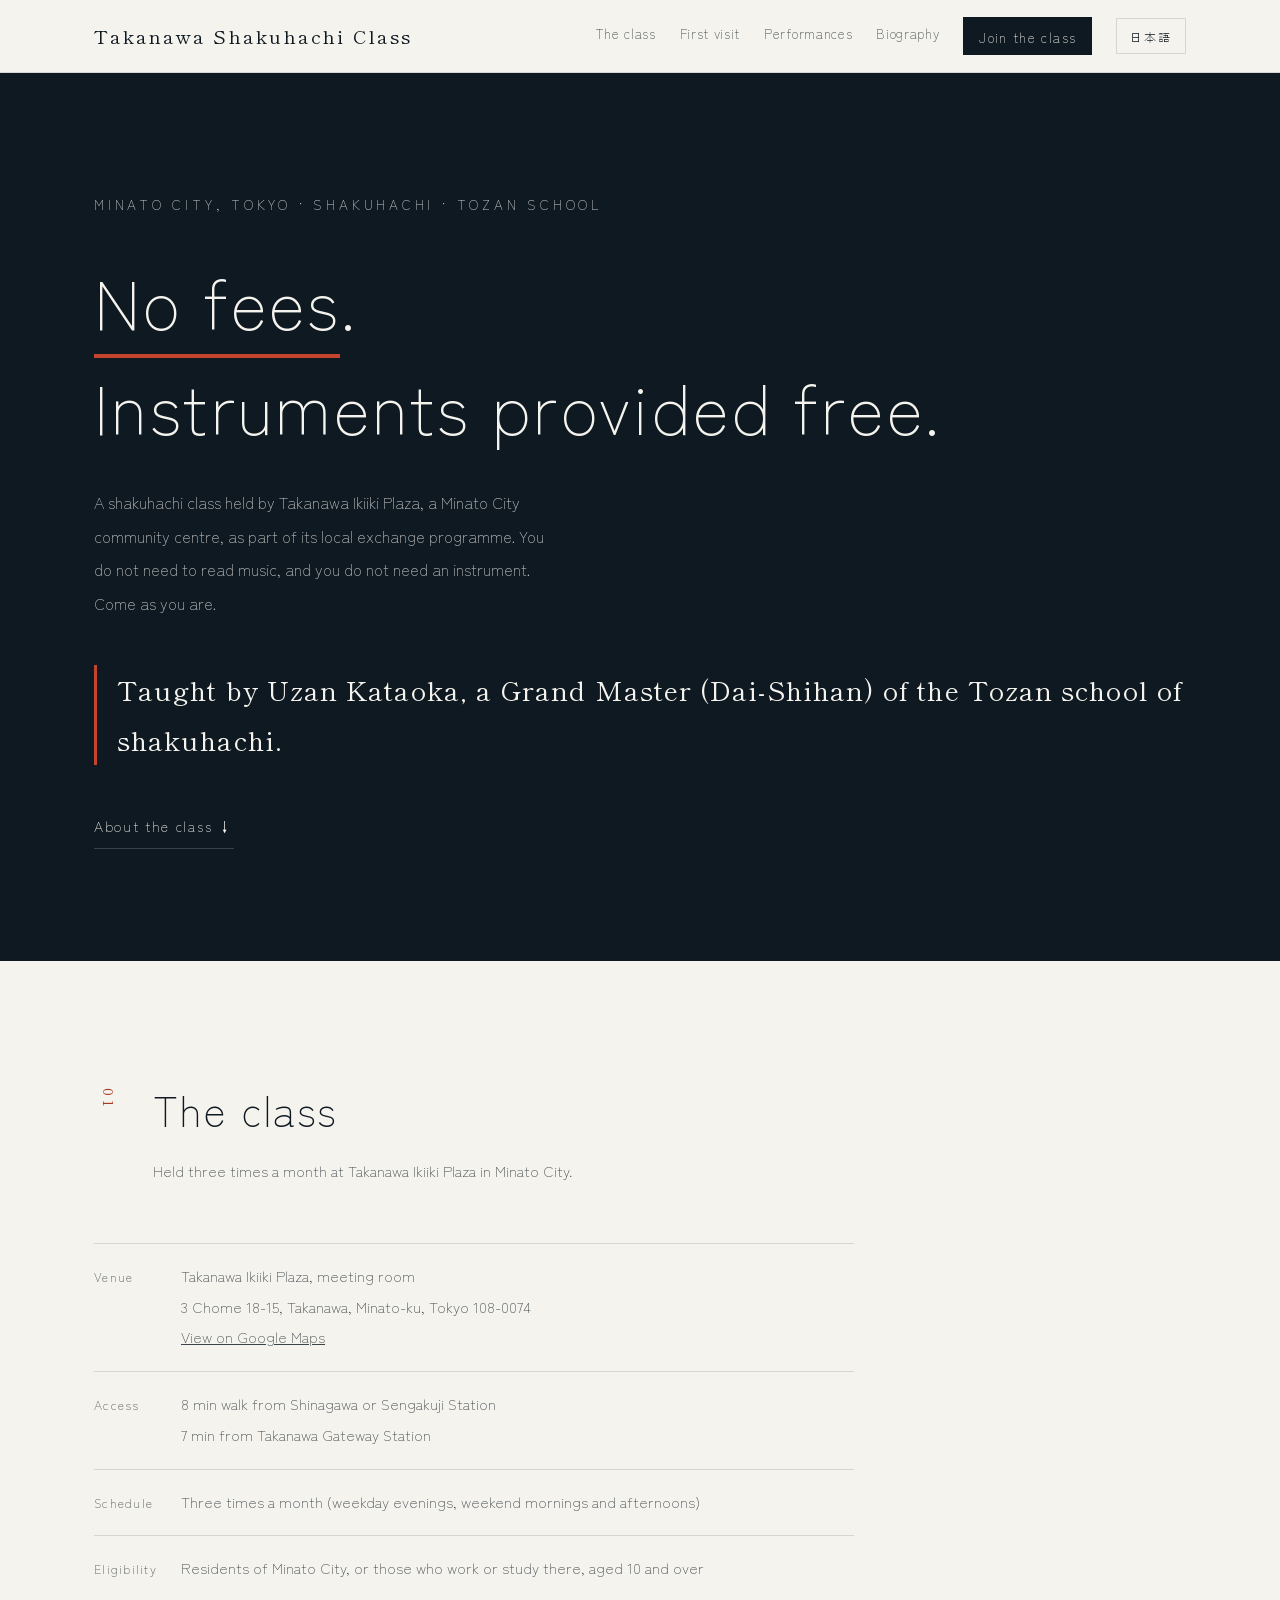
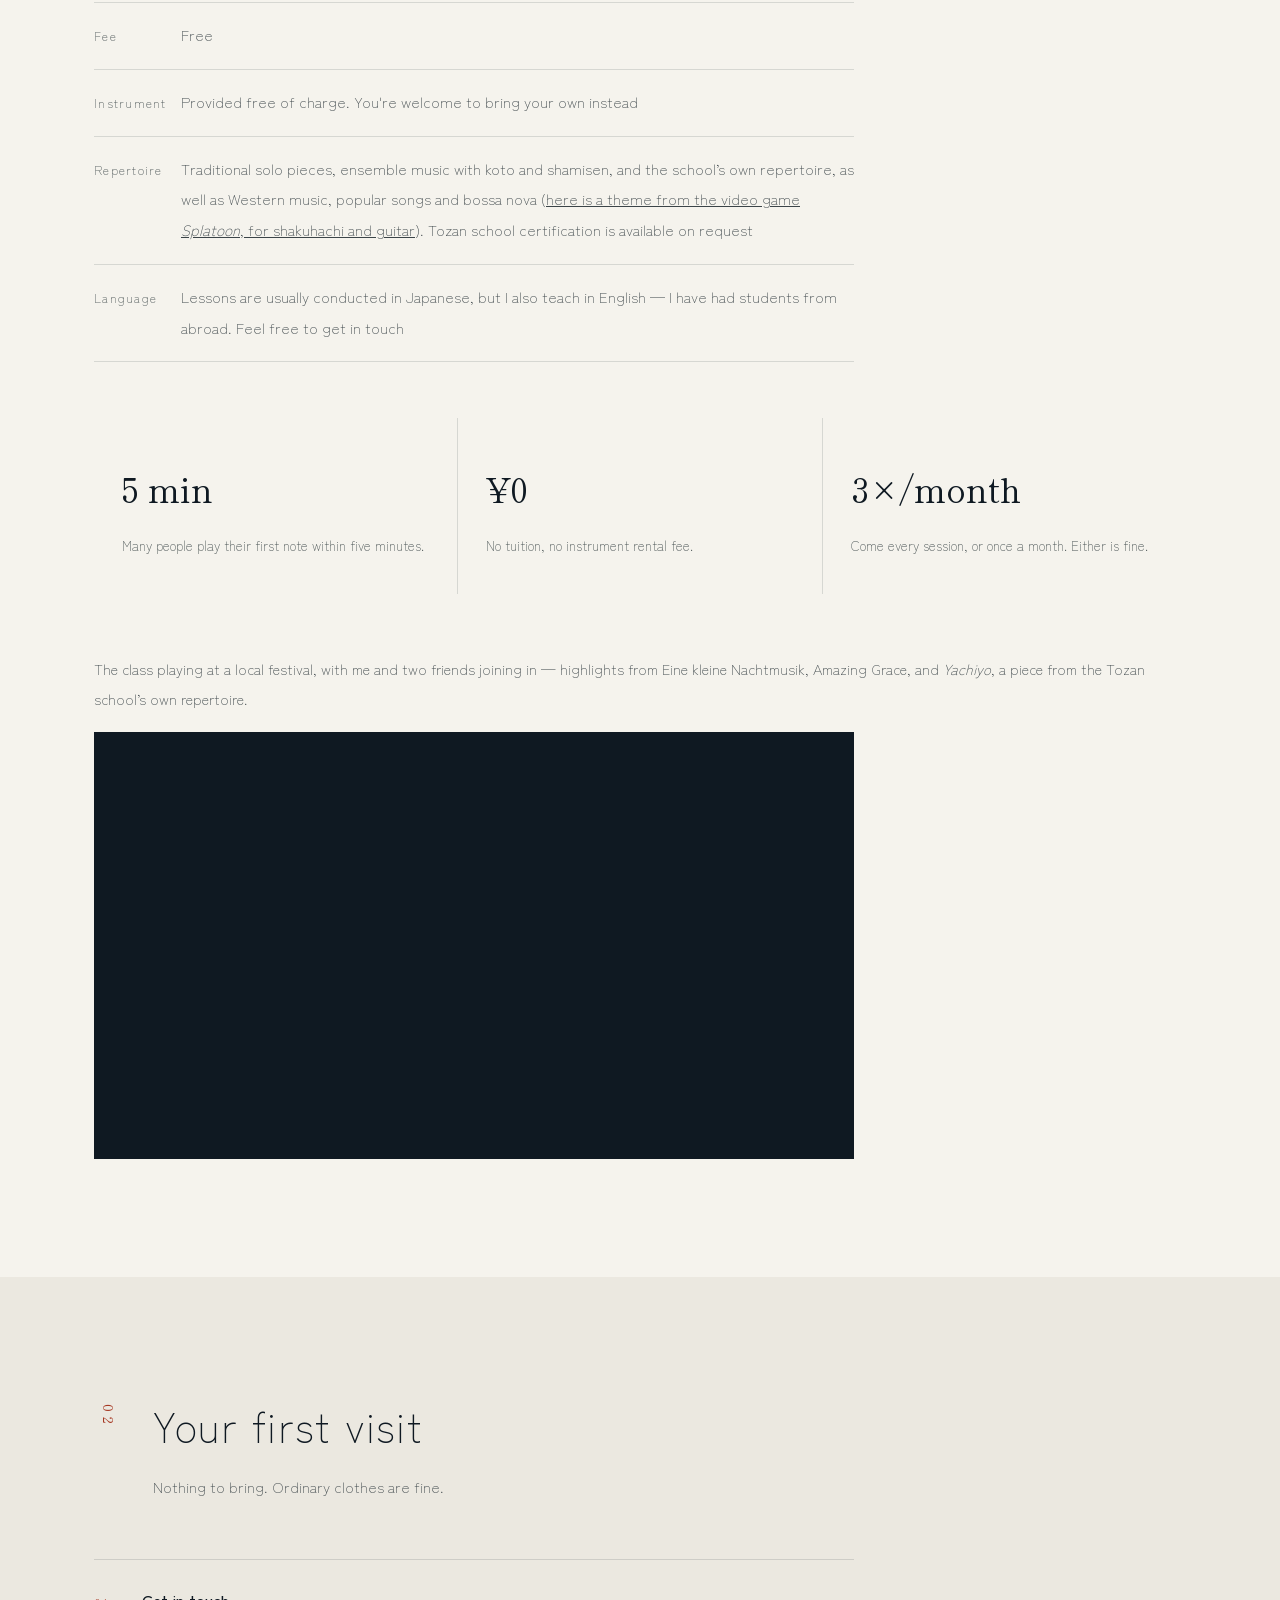
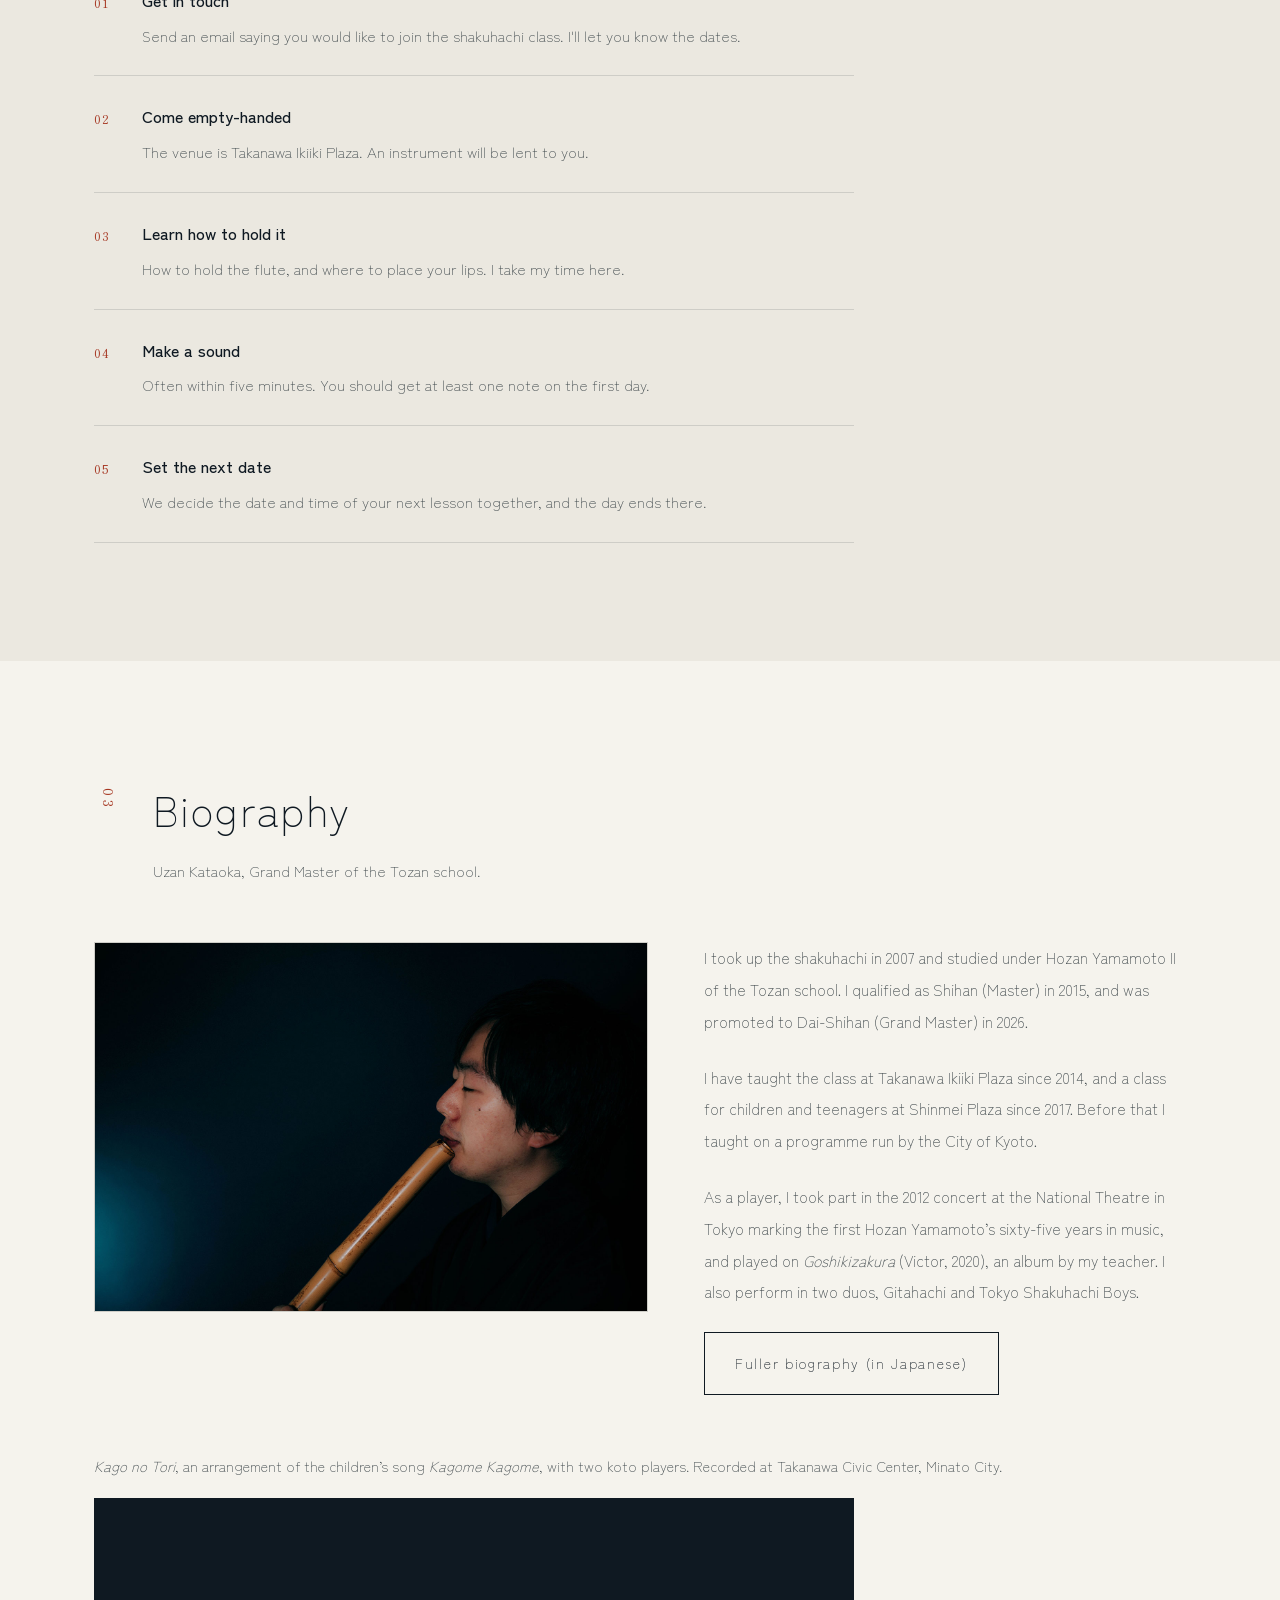
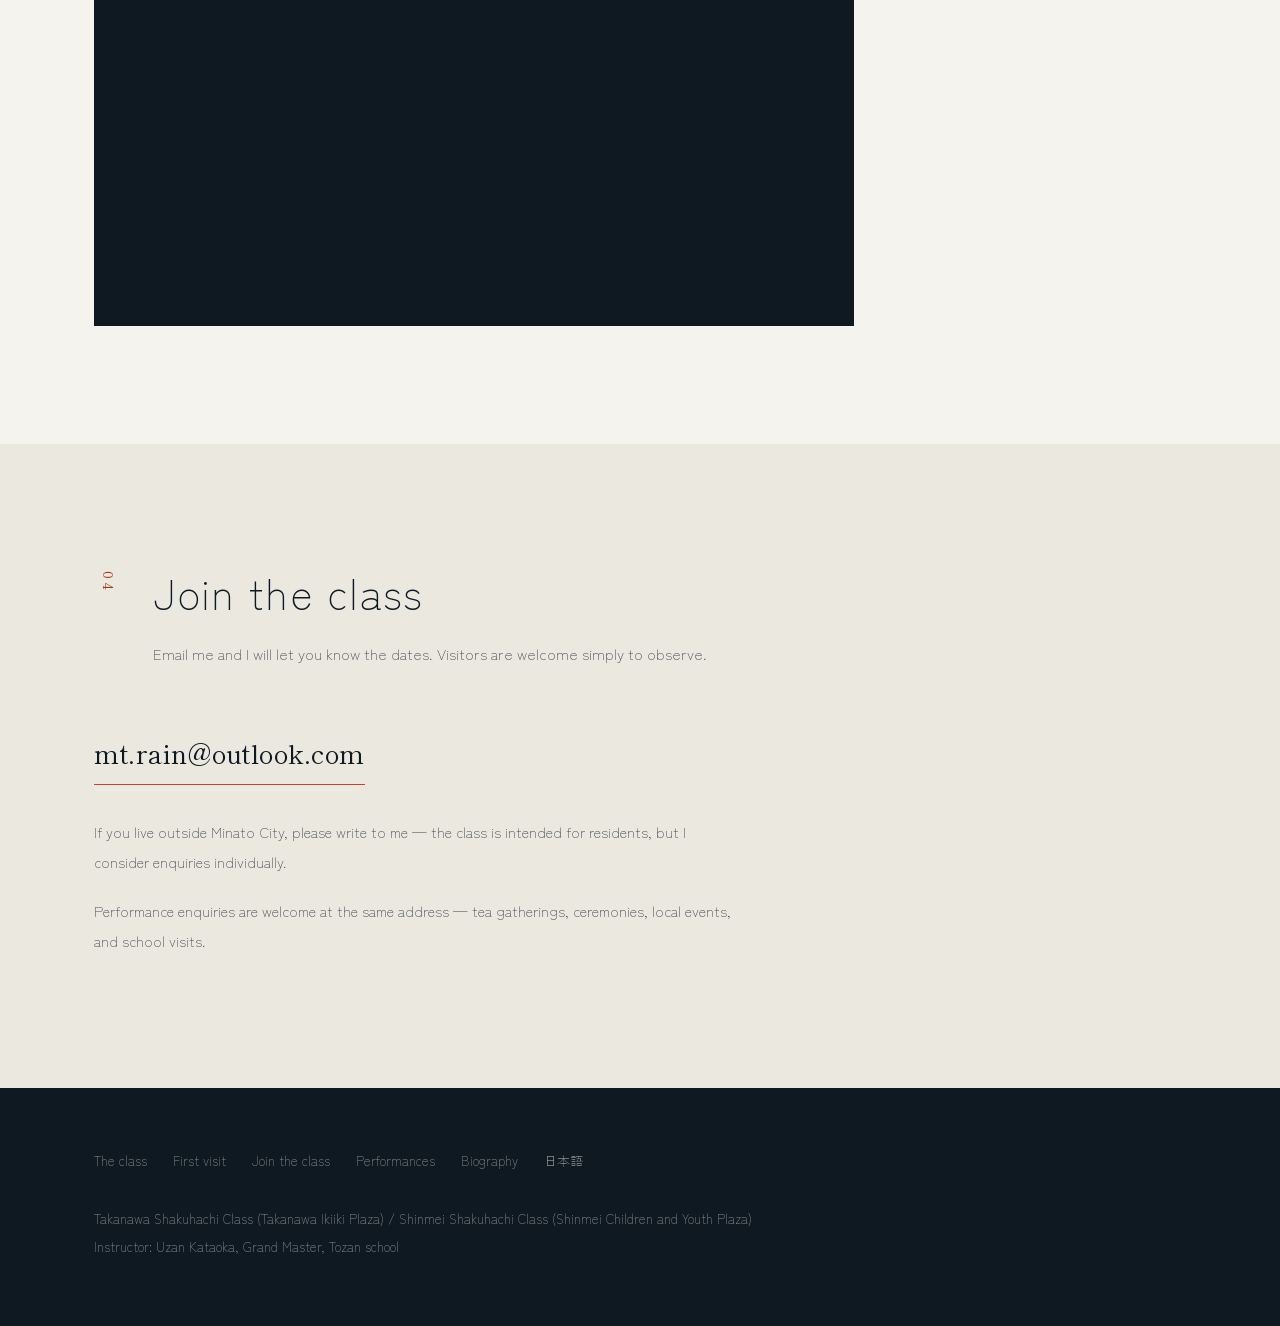
<file: en.html>
<!DOCTYPE html>
<html lang="en">
<head>
<meta charset="utf-8">
<meta name="viewport" content="width=device-width, initial-scale=1">
<title>Takanawa Shakuhachi Class｜Minato City, Tokyo</title>
<meta name="description" content="A shakuhachi class in Minato City, Tokyo. No fees, instruments provided free of charge, beginners welcome. Taught by Uzan Kataoka, Grand Master of the Tozan school.">
<meta name="theme-color" content="#0F1922">
<meta property="og:site_name" content="Takanawa Shakuhachi Class">
<meta property="og:locale" content="en_US">
<meta property="og:locale:alternate" content="ja_JP">
<meta property="og:type" content="website">
<meta property="og:title" content="Takanawa Shakuhachi Class｜Minato City, Tokyo">
<meta property="og:description" content="No fees, instruments provided free of charge, beginners welcome. Taught by Uzan Kataoka, Grand Master of the Tozan school.">
<meta property="og:url" content="https://uzan498.github.io/takanawa-shakuhachi/en.html">
<meta property="og:image" content="https://uzan498.github.io/takanawa-shakuhachi/images/ogp.jpg">
<meta property="og:image:width" content="1200">
<meta property="og:image:height" content="630">
<meta property="og:image:alt" content="Uzan Kataoka playing the shakuhachi">
<meta name="twitter:card" content="summary_large_image">
<link rel="alternate" hreflang="ja" href="https://uzan498.github.io/takanawa-shakuhachi/index.html">
<link rel="alternate" hreflang="en" href="https://uzan498.github.io/takanawa-shakuhachi/en.html">
<link rel="alternate" hreflang="x-default" href="https://uzan498.github.io/takanawa-shakuhachi/index.html">
<link rel="preconnect" href="https://fonts.googleapis.com">
<link rel="preconnect" href="https://fonts.gstatic.com" crossorigin>
<link href="https://fonts.googleapis.com/css2?family=Zen+Kaku+Gothic+New:wght@300;400;500&family=Shippori+Mincho+B1:wght@400;600&display=swap" rel="stylesheet">
<link rel="stylesheet" href="assets/css/style.css">
</head>
<body>

<header>
  <div class="wrap bar">
    <a class="logo" href="en.html">Takanawa Shakuhachi Class</a>
    <div class="hnav">
      <a href="#about">The class</a>
      <a href="#first">First visit</a>
      <a href="performances.html">Performances</a>
      <a href="#biography">Biography</a>
      <a class="cta" href="#contact">Join the class</a>
      <a class="en" href="index.html">日本語</a>
    </div>
    <button type="button" class="hbg" id="hbg" aria-expanded="false" aria-controls="menu" aria-label="Open menu" data-label-open="Open menu" data-label-close="Close menu">
      <i></i><i></i><i></i>
    </button>
  </div>
</header>

<div class="menu" id="menu" aria-hidden="true">
  <div class="wrap">
    <a href="#about">The class</a>
    <a href="#first">First visit</a>
    <a href="#contact">Join the class</a>
    <a href="performances.html">Performances</a>
    <a href="#biography">Biography</a>
  </div>
</div>

<div class="hero" id="top">
  <div class="wrap">
    <p class="eyebrow">MINATO CITY, TOKYO · SHAKUHACHI · TOZAN SCHOOL</p>
    <h1><u>No fees</u>.<br>Instruments provided free.</h1>
    <p class="lede">A shakuhachi class held by Takanawa Ikiiki Plaza, a Minato City community centre, as part of its local exchange programme. You do not need to read music, and you do not need an instrument. Come as you are.</p>
    <p class="reassure">Taught by Uzan Kataoka, a Grand Master (Dai-Shihan) of the Tozan school of shakuhachi.</p>
    <a class="jump" href="#about">About the class ↓</a>
  </div>
</div>

<section id="about">
  <div class="wrap">
    <div class="head">
      <span class="num">01</span>
      <div>
        <h2>The class</h2>
        <p>Held three times a month at Takanawa Ikiiki Plaza in Minato City.</p>
      </div>
    </div>
    <dl class="spec" style="max-width:760px">
      <dt>Venue</dt><dd>Takanawa Ikiiki Plaza, meeting room<br>3 Chome 18-15, Takanawa, Minato-ku, Tokyo 108-0074<br><a href="https://maps.app.goo.gl/hDRrTh7aGPXoZibe8" target="_blank">View on Google Maps</a></dd>
      <dt>Access</dt><dd>8 min walk from Shinagawa or Sengakuji Station<br>7 min from Takanawa Gateway Station</dd>
      <dt>Schedule</dt><dd>Three times a month (weekday evenings, weekend mornings and afternoons)</dd>
      <dt>Eligibility</dt><dd>Residents of Minato City, or those who work or study there, aged 10 and over</dd>
      <dt>Fee</dt><dd class="free">Free</dd>
      <dt>Instrument</dt><dd>Provided free of charge. You're welcome to bring your own instead</dd>
      <dt>Repertoire</dt><dd>Traditional solo pieces, ensemble music with koto and shamisen, and the school&rsquo;s own repertoire, as well as Western music, popular songs and bossa nova (<a href="https://www.youtube.com/watch?v=0GLg_X5nP6Q" target="_blank" rel="noopener">here is a theme from the video game <em>Splatoon</em>, for shakuhachi and guitar</a>). Tozan school certification is available on request</dd>
      <dt>Language</dt><dd>Lessons are usually conducted in Japanese, but I also teach in English — I have had students from abroad. Feel free to get in touch</dd>
    </dl>
    <div class="facts" style="margin-top:56px">
      <div><b>5 min</b><p>Many people play their first note within five minutes.</p></div>
      <div><b>¥0</b><p>No tuition, no instrument rental fee.</p></div>
      <div><b>3&times;/month</b><p>Come every session, or once a month. Either is fine.</p></div>
    </div>
    <p style="margin:56px 0 0;font-size:14.5px;color:var(--body)">The class playing at a local festival, with me and two friends joining in &mdash; highlights from Eine kleine Nachtmusik, Amazing Grace, and <em>Yachiyo</em>, a piece from the Tozan school&rsquo;s own repertoire.</p>
    <div class="pvideo" style="margin-top:18px;max-width:760px">
      <iframe src="https://www.youtube-nocookie.com/embed/HRMcYrFYMrE" title="The class playing at a local festival" allow="accelerometer; autoplay; clipboard-write; encrypted-media; gyroscope; picture-in-picture; web-share" allowfullscreen></iframe>
    </div>
  </div>
</section>

<section id="first" style="background:var(--paper-2)">
  <div class="wrap">
    <div class="head">
      <span class="num">02</span>
      <div>
        <h2>Your first visit</h2>
        <p>Nothing to bring. Ordinary clothes are fine.</p>
      </div>
    </div>
    <ol class="steps" style="max-width:760px">
      <li><em>01</em><div><b>Get in touch</b>Send an email saying you would like to join the shakuhachi class. I'll let you know the dates.</div></li>
      <li><em>02</em><div><b>Come empty-handed</b>The venue is Takanawa Ikiiki Plaza. An instrument will be lent to you.</div></li>
      <li><em>03</em><div><b>Learn how to hold it</b>How to hold the flute, and where to place your lips. I take my time here.</div></li>
      <li><em>04</em><div><b>Make a sound</b>Often within five minutes. You should get at least one note on the first day.</div></li>
      <li><em>05</em><div><b>Set the next date</b>We decide the date and time of your next lesson together, and the day ends there.</div></li>
    </ol>
  </div>
</section>

<section id="biography">
  <div class="wrap">
    <div class="head">
      <span class="num">03</span>
      <div>
        <h2>Biography</h2>
        <p>Uzan Kataoka, Grand Master of the Tozan school.</p>
      </div>
    </div>
    <div class="ptop" style="margin-bottom:0">
      <div class="ph" style="aspect-ratio:3/2"><img src="images/prof.jpg" alt="Uzan Kataoka" loading="lazy"></div>
      <div class="bio">
        <p>I took up the shakuhachi in 2007 and studied under Hozan Yamamoto II of the Tozan school. I qualified as Shihan (Master) in 2015, and was promoted to Dai-Shihan (Grand Master) in 2026.</p>
        <p>I have taught the class at Takanawa Ikiiki Plaza since 2014, and a class for children and teenagers at Shinmei Plaza since 2017. Before that I taught on a programme run by the City of Kyoto.</p>
        <p>As a player, I took part in the 2012 concert at the National Theatre in Tokyo marking the first Hozan Yamamoto&rsquo;s sixty-five years in music, and played on <em>Goshikizakura</em> (Victor, 2020), an album by my teacher. I also perform in two duos, Gitahachi and Tokyo Shakuhachi Boys.</p>
        <p style="margin-bottom:0"><a class="btn dark" href="profile.html">Fuller biography (in Japanese)</a></p>
      </div>
    </div>
    <p style="margin:56px 0 0;font-size:14.5px;color:var(--body)"><em>Kago no Tori</em>, an arrangement of the children&rsquo;s song <em>Kagome Kagome</em>, with two koto players. Recorded at Takanawa Civic Center, Minato City.</p>
    <div class="pvideo" style="margin-top:18px;max-width:760px">
      <iframe src="https://www.youtube-nocookie.com/embed/7PaNm6GtX88" title="Uzan Kataoka playing the shakuhachi" allow="accelerometer; autoplay; clipboard-write; encrypted-media; gyroscope; picture-in-picture; web-share" allowfullscreen></iframe>
    </div>
  </div>
</section>

<section id="contact" style="background:var(--paper-2)">
  <div class="wrap">
    <div class="head">
      <span class="num">04</span>
      <div>
        <h2>Join the class</h2>
        <p>Email me and I will let you know the dates. Visitors are welcome simply to observe.</p>
      </div>
    </div>
    <p><a class="mail" style="font-size:26px" href="mailto:mt.rain@outlook.com?subject=Shakuhachi%20class%20enquiry">mt.rain@outlook.com</a></p>
    <p style="margin-top:32px;font-size:14.5px;color:var(--body);max-width:44em">If you live outside Minato City, please write to me — the class is intended for residents, but I consider enquiries individually.</p>
    <p style="margin-top:20px;font-size:14.5px;color:var(--body);max-width:44em">Performance enquiries are welcome at the same address &mdash; tea gatherings, ceremonies, local events, and school visits.</p>
  </div>
</section>

<footer>
  <div class="wrap">
    <div class="fnav">
      <a href="#about">The class</a>
      <a href="#first">First visit</a>
      <a href="#contact">Join the class</a>
      <a href="performances.html">Performances</a>
      <a href="#biography">Biography</a>
      <a href="index.html">日本語</a>
    </div>
    <p>Takanawa Shakuhachi Class (Takanawa Ikiiki Plaza) / Shinmei Shakuhachi Class (Shinmei Children and Youth Plaza)<br>Instructor: Uzan Kataoka, Grand Master, Tozan school</p>
  </div>
</footer>

<script src="assets/js/site.js"></script>
</body>
</html>
</file>
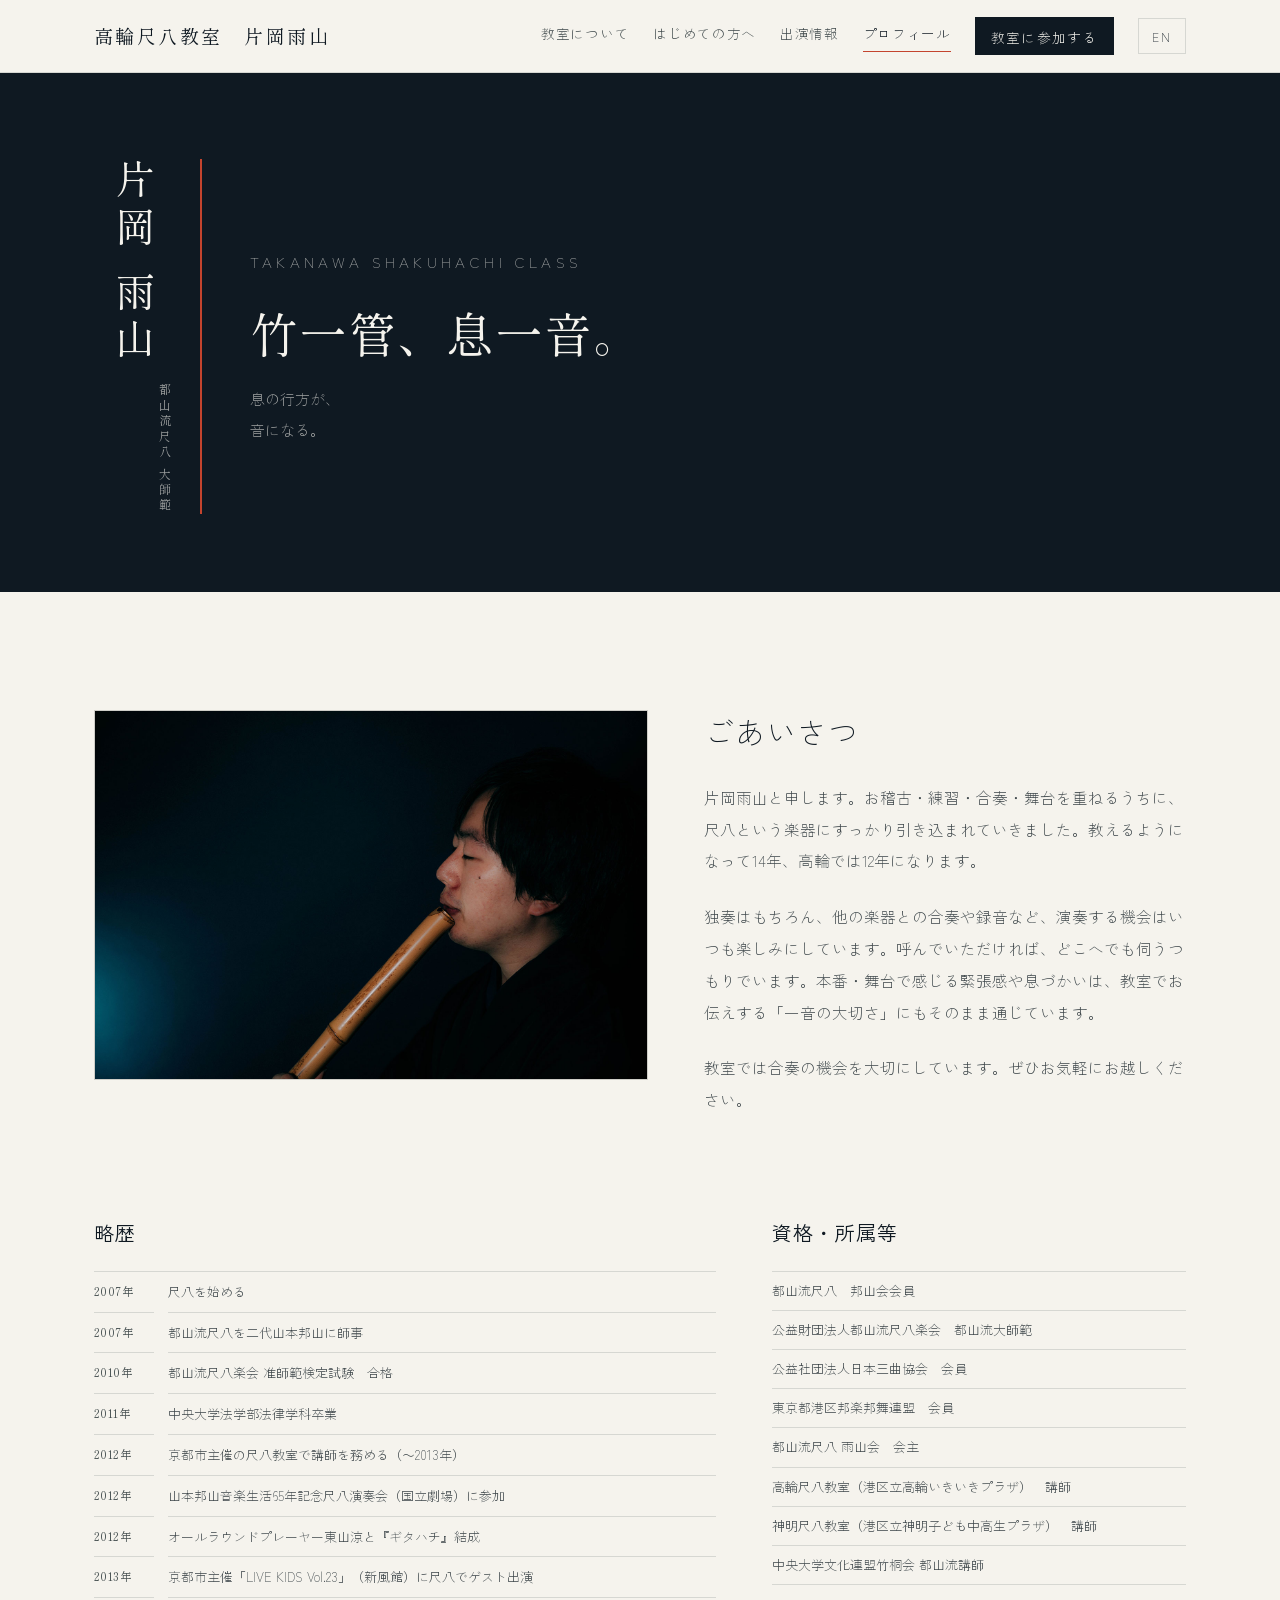
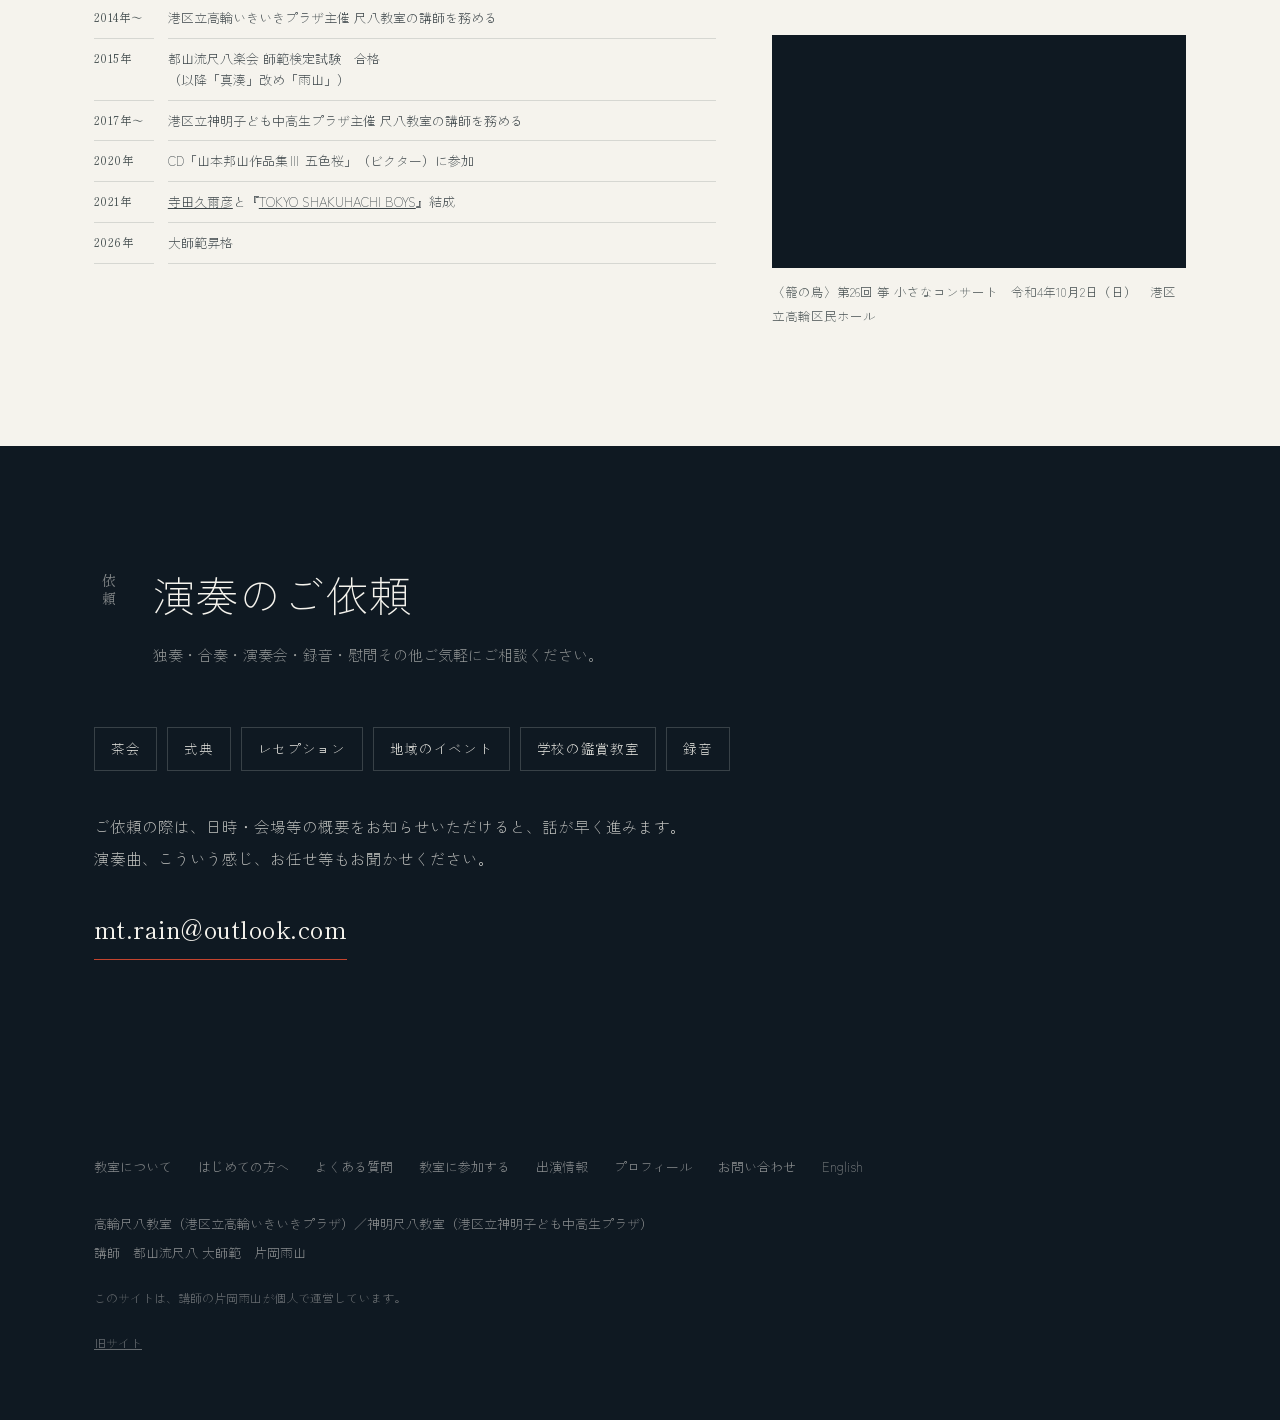
<file: profile.html>
<!DOCTYPE html>
<html lang="ja">
<head>
<meta charset="utf-8">
<meta name="viewport" content="width=device-width, initial-scale=1">
<title>講師・演奏依頼｜片岡雨山（都山流尺八 大師範）</title>
<meta name="description" content="都山流尺八 大師範 片岡雨山のプロフィール。茶会、式典、地域のイベント、学校の鑑賞教室などの演奏のご依頼を承ります。">
<meta name="theme-color" content="#0F1922">
<meta property="og:site_name" content="高輪尺八教室">
<meta property="og:locale" content="ja_JP">
<meta property="og:locale:alternate" content="en_US">
<meta property="og:type" content="website">
<meta property="og:title" content="講師・演奏依頼｜片岡雨山（都山流尺八 大師範）">
<meta property="og:description" content="茶会、式典、地域のイベント、学校の鑑賞教室などの演奏のご依頼を承ります。">
<meta property="og:url" content="https://uzan498.github.io/takanawa-shakuhachi/profile.html">
<meta property="og:image" content="https://uzan498.github.io/takanawa-shakuhachi/images/ogp.jpg">
<meta property="og:image:width" content="1200">
<meta property="og:image:height" content="630">
<meta property="og:image:alt" content="尺八を吹く片岡雨山">
<meta name="twitter:card" content="summary_large_image">
<link rel="preconnect" href="https://fonts.googleapis.com">
<link rel="preconnect" href="https://fonts.gstatic.com" crossorigin>
<link href="https://fonts.googleapis.com/css2?family=Zen+Kaku+Gothic+New:wght@300;400;500&family=Shippori+Mincho+B1:wght@400;600&display=swap" rel="stylesheet">
<link rel="stylesheet" href="assets/css/style.css">
</head>
<body>

<header>
  <div class="wrap bar">
    <a class="logo" href="index.html">高輪尺八教室　片岡雨山</a>
    <div class="hnav">
      <a href="index.html#class">教室について</a>
      <a href="index.html#first">はじめての方へ</a>
      <a href="performances.html">出演情報</a>
      <a href="profile.html" aria-current="page">プロフィール</a>
      <a class="cta" href="index.html#apply">教室に参加する</a>
      <a class="en" href="en.html">EN</a>
    </div>
    <button type="button" class="hbg" id="hbg" aria-expanded="false" aria-controls="menu" aria-label="メニューを開く">
      <i></i><i></i><i></i>
    </button>
  </div>
</header>

<div class="menu" id="menu" aria-hidden="true">
  <div class="wrap">
    <a href="index.html#class">教室について</a>
    <a href="index.html#first">はじめての方へ</a>
    <a href="index.html#qa">よくある質問</a>
    <a href="index.html#apply">教室に参加する</a>
    <a href="performances.html">出演情報</a>
    <a href="profile.html">プロフィール</a>
    <a href="index.html#contact">お問い合わせ</a>
  </div>
</div>

<div class="phead">
  <div class="wrap" style="display:flex;align-items:center;gap:48px;flex-wrap:wrap">
    <div class="vname"><b>片岡 雨山</b><small>都山流尺八 大師範</small></div>
    <div>
      <p class="eyebrow" style="margin-bottom:22px">TAKANAWA SHAKUHACHI CLASS</p>
      <h1 style="font-family:var(--m);font-weight:400">竹一管、息一音。</h1>
      <p>息の行方が、<br>音になる。</p>
    </div>
  </div>
</div>

<section>
  <div class="wrap">
    <div class="ptop rv">
      <div class="ph" style="aspect-ratio:3/2"><img src="images/prof.jpg" alt="片岡雨山" loading="lazy"></div>
      <div class="bio">
        <h2 style="font-size:clamp(22px,3.2vw,30px);margin-bottom:28px">ごあいさつ</h2>
        <p>片岡雨山と申します。お稽古・練習・合奏・舞台を重ねるうちに、尺八という楽器にすっかり引き込まれていきました。教えるようになって14年、高輪では12年になります。</p>
        <p>独奏はもちろん、他の楽器との合奏や録音など、演奏する機会はいつも楽しみにしています。呼んでいただければ、どこへでも伺うつもりでいます。本番・舞台で感じる緊張感や息づかいは、教室でお伝えする「一音の大切さ」にもそのまま通じています。</p>
        <p>教室では合奏の機会を大切にしています。ぜひお気軽にお越しください。</p>
      </div>
    </div>
    <div class="plower-grid rv">
      <div class="pblock">
        <h3>略歴</h3>
        <dl class="history">
          <dt>2007年</dt><dd>尺八を始める</dd>
          <dt>2007年</dt><dd>都山流尺八を二代山本邦山に師事</dd>
          <dt>2010年</dt><dd>都山流尺八楽会 准師範検定試験　合格</dd>
          <dt>2011年</dt><dd>中央大学法学部法律学科卒業</dd>
          <dt>2012年</dt><dd>京都市主催の尺八教室で講師を務める（〜2013年）</dd>
          <dt>2012年</dt><dd>山本邦山音楽生活65年記念尺八演奏会（国立劇場）に参加</dd>
          <dt>2012年</dt><dd>オールラウンドプレーヤー東山涼と『ギタハチ』結成</dd>
          <dt>2013年</dt><dd>京都市主催「LIVE KIDS Vol.23」（新風館）に尺八でゲスト出演</dd>
          <dt>2014年〜</dt><dd>港区立高輪いきいきプラザ主催 尺八教室の講師を務める</dd>
          <dt>2015年</dt><dd>都山流尺八楽会 師範検定試験　合格<br>（以降「真湊」改め「雨山」）</dd>
          <dt>2017年〜</dt><dd>港区立神明子ども中高生プラザ主催 尺八教室の講師を務める</dd>
          <dt>2020年</dt><dd>CD「山本邦山作品集Ⅲ 五色桜」（ビクター）に参加</dd>
          <dt>2021年</dt><dd><a href="https://terada9215.wixsite.com/teradadattamono" target="_blank">寺田久爾彦</a>と『<a href="https://big-up.style/cLfCt67EVW" target="_blank">TOKYO SHAKUHACHI BOYS</a>』結成</a></dd>
          <dt>2026年</dt><dd>大師範昇格</dd>
        </dl>
      </div>

      <div class="pblock">
        <h3>資格・所属等</h3>
        <ul class="creds">
          <li>都山流尺八　邦山会会員</li>
          <li>公益財団法人都山流尺八楽会　都山流大師範</li>
          <li>公益社団法人日本三曲協会　会員</li>
          <li>東京都港区邦楽邦舞連盟　会員</li>
          <li>都山流尺八 雨山会　会主</li>
          <li>高輪尺八教室（港区立高輪いきいきプラザ）　講師</li>
          <li>神明尺八教室（港区立神明子ども中高生プラザ）　講師</li>
          <li>中央大学文化連盟竹桐会 都山流講師</li>
        </ul>
        <div class="pvideo">
          <iframe src="https://www.youtube-nocookie.com/embed/7PaNm6GtX88" title="片岡雨山の演奏" allow="accelerometer; autoplay; clipboard-write; encrypted-media; gyroscope; picture-in-picture; web-share" allowfullscreen></iframe>
        </div>
        <p class="cap">〈籠の鳥〉第26回 箏 小さなコンサート　令和4年10月2日（日）　港区立高輪区民ホール</p>
      </div>
    </div>
  </div>
</section>

<section class="artist">
  <div class="wrap">
    <div class="head rv">
      <span class="num">依頼</span>
      <div>
        <h2>演奏のご依頼</h2>
        <p>独奏・合奏・演奏会・録音・慰問その他ご気軽にご相談ください。</p>
      </div>
    </div>
    <ul class="uses rv" style="margin-bottom:40px">
      <li style="border-color:var(--line-d);color:var(--paper)">茶会</li>
      <li style="border-color:var(--line-d);color:var(--paper)">式典</li>
      <li style="border-color:var(--line-d);color:var(--paper)">レセプション</li>
      <li style="border-color:var(--line-d);color:var(--paper)">地域のイベント</li>
      <li style="border-color:var(--line-d);color:var(--paper)">学校の鑑賞教室</li>
      <li style="border-color:var(--line-d);color:var(--paper)">録音</li>
    </ul>
    <p class="txt rv">ご依頼の際は、日時・会場等の概要をお知らせいただけると、話が早く進みます。<br>演奏曲、こういう感じ、お任せ等もお聞かせください。</p>
    <p class="rv"><a class="mail" style="color:var(--paper);font-size:24px" href="mailto:mt.rain@outlook.com?subject=%E6%BC%94%E5%A5%8F%E3%81%AE%E3%81%94%E4%BE%9D%E9%A0%BC%E3%81%AB%E3%81%A4%E3%81%84%E3%81%A6">mt.rain@outlook.com</a></p>
  </div>
</section>

<footer>
  <div class="wrap">
    <div class="fnav">
      <a href="index.html#class">教室について</a>
      <a href="index.html#first">はじめての方へ</a>
      <a href="index.html#qa">よくある質問</a>
      <a href="index.html#apply">教室に参加する</a>
      <a href="performances.html">出演情報</a>
      <a href="profile.html">プロフィール</a>
      <a href="index.html#contact">お問い合わせ</a>
      <a href="en.html">English</a>
    </div>
    <p>高輪尺八教室（港区立高輪いきいきプラザ）／神明尺八教室（港区立神明子ども中高生プラザ）<br>講師　都山流尺八 大師範　片岡雨山</p>
    <p class="owner">このサイトは、講師の片岡雨山が個人で運営しています。</p>
    <p class="owner"><a href="https://shinsokataoka.blogspot.com/" target="_blank">旧サイト</a></p>
  </div>
</footer>

<script src="assets/js/site.js"></script>
</body>
</html>
</file>
<file: assets/css/style.css>
@charset "UTF-8";

:root{
  --navy:#0F1922;
  --paper:#F5F3ED;
  --paper-2:#EBE8E0;
  --shu:#C4442E;
  --shu-d:#A63722;
  --body:#3B4448;
  --grey:#454F50;
  --line:rgba(15,25,34,.13);
  --line-d:rgba(245,243,237,.18);
  --g:"Zen Kaku Gothic New","Hiragino Sans","Yu Gothic",sans-serif;
  --m:"Shippori Mincho B1","Hiragino Mincho ProN",serif;
  --rail:100px;
}
*{box-sizing:border-box}
html{scroll-behavior:smooth}
body{margin:0;background:var(--paper);color:var(--navy);font-family:var(--g);font-weight:300;font-size:16px;line-height:2.05;-webkit-font-smoothing:antialiased}
a{color:inherit}
img{max-width:100%;display:block}
.wrap{max-width:1160px;margin:0 auto;padding:0 34px}
.sr{position:absolute;width:1px;height:1px;overflow:hidden;clip:rect(0 0 0 0)}
@media(min-width:1025px){body.has-rail{padding-left:var(--rail)}}
@media(max-width:600px){.wrap{padding:0 22px}body{font-size:15.5px}}

/* ── 左のレール（尺八の孔＝現在地） ── */
.rail{position:fixed;left:0;top:0;bottom:0;width:var(--rail);z-index:40;display:flex;flex-direction:column;align-items:center;justify-content:center;color:var(--navy)}
.rail::before{content:"";position:absolute;top:0;bottom:0;left:50%;width:1px;background:currentColor;opacity:.18}
.rail a{position:relative;display:block;width:44px;height:76px;text-decoration:none}
.rail a i{position:absolute;left:50%;top:50%;transform:translate(-50%,-50%);width:10px;height:10px;border-radius:50%;border:1px solid currentColor;background:var(--paper);transition:.3s}
.rail a span{position:absolute;left:calc(50% + 15px);top:50%;transform:translateY(-50%);writing-mode:vertical-rl;font-size:11.5px;letter-spacing:.26em;white-space:nowrap;opacity:0;transition:.3s}
.rail a:hover span,.rail a:focus-visible span,.rail a.active span{opacity:.72}
.rail a.active i{background:var(--shu);border-color:var(--shu);transform:translate(-50%,-50%) scale(1.35)}
@media(max-width:1024px){.rail{display:none}}

/* ── ヘッダー ── */
header{background:var(--paper);border-bottom:1px solid var(--line);position:sticky;top:0;z-index:30}
.bar{display:flex;align-items:center;justify-content:space-between;height:72px;gap:18px}
.logo{font-family:var(--m);font-size:19px;letter-spacing:.13em;text-decoration:none;white-space:nowrap;min-width:0}
@media(max-width:600px){.logo{font-size:15px;letter-spacing:.06em;white-space:normal;line-height:1.35}}
.hnav{display:flex;align-items:center;gap:24px;font-size:13.5px;letter-spacing:.05em}
.hnav a{text-decoration:none;color:#3D4749;padding-bottom:3px;border-bottom:1px solid transparent;white-space:nowrap}
.hnav a:hover,.hnav a:focus-visible{color:var(--shu-d);border-color:var(--shu)}
.hnav a[aria-current="page"]{color:var(--navy);border-color:var(--shu)}
.cta{background:var(--navy);border:1px solid var(--navy) !important;padding:6px 15px;letter-spacing:.1em;color:var(--paper) !important}
.cta:hover,.cta:focus-visible{background:var(--shu-d);border-color:var(--shu-d) !important;color:var(--paper) !important}
.en{font-size:12px !important;letter-spacing:.16em;border:1px solid var(--line) !important;padding:6px 13px;color:var(--navy) !important}
.en:hover,.en:focus-visible{background:var(--navy);color:var(--paper) !important;border-color:var(--navy) !important}
@media(max-width:960px){.hnav a:not(.en){display:none}}

/* ── ハンバーガー ── */
.hbg{display:none;flex-direction:column;justify-content:center;gap:5px;width:44px;height:44px;margin-left:4px;padding:0;background:none;border:0;cursor:pointer;flex:none}
.hbg i{display:block;width:22px;height:1px;background:var(--navy);margin:0 auto}
@media(max-width:960px){.hbg{display:flex}.bar{gap:10px}}
.menu{position:fixed;left:0;right:0;top:72px;z-index:29;background:var(--paper);border-bottom:1px solid var(--line);
  transform:translateY(-100%);visibility:hidden;transition:transform .38s ease,visibility .38s}
.menu.open{transform:none;visibility:visible}
.menu .wrap{padding-top:8px;padding-bottom:26px}
.menu a{display:block;text-decoration:none;font-family:var(--m);font-size:17px;letter-spacing:.1em;padding:17px 2px;border-bottom:1px solid var(--line);color:var(--navy)}
.menu a:last-child{border-bottom:0}
body.menu-open{overflow:hidden}
body.menu-open .mobile-cta{transform:translateY(100%)}
@media(min-width:961px){.menu{display:none}}
@media(prefers-reduced-motion:reduce){.menu{transition:none}}

/* ── ヒーロー ── */
.hero{position:relative;overflow:hidden;background:var(--navy);color:var(--paper);padding:118px 0 112px}
.hero > .wrap{position:relative;z-index:2;width:100%}
.hero-bg{position:absolute;inset:0;z-index:1;
  background-image:url("../../images/hero-wide.jpg");
  background-size:auto 100%;          /* 高さ基準。画面を広げても拡大しない */
  background-position:right center;
  background-color:#000B13;           /* 画像左端と同色。継ぎ目を消す */
  background-repeat:no-repeat}
.hero-bg::after{content:"";position:absolute;inset:0;
  background:linear-gradient(95deg,rgba(15,25,34,.82) 0%,rgba(15,25,34,.66) 40%,rgba(15,25,34,.18) 72%,rgba(15,25,34,0) 100%)}

/* 名乗り */
.byline{display:flex;flex-direction:column;gap:10px;margin:0 0 32px}
.bl-name{font-family:var(--m);font-size:clamp(17px,2.35vw,24px);letter-spacing:.12em;line-height:1.7}
.bl-note{font-size:11.5px;letter-spacing:.2em;opacity:.55}
@media(max-width:600px){.bl-name{letter-spacing:.08em}}

.eyebrow{font-size:13.5px;letter-spacing:.28em;opacity:.85;margin:0 0 34px}
h1{margin:0 0 34px;font-weight:300;font-size:clamp(36px,6.6vw,70px);line-height:1.34;letter-spacing:.02em}
h1 u{text-decoration:none;display:inline-block;border-bottom:4px solid var(--shu);padding-bottom:8px}
.lede{margin:0 0 44px;font-size:16px;opacity:.8;max-width:29em;line-height:2.1}
.venue{margin:0 0 46px;font-size:13px;letter-spacing:.1em;opacity:.55;padding-left:16px;border-left:2px solid var(--shu);line-height:2.2}
.jump{display:inline-flex;align-items:center;gap:12px;text-decoration:none;font-size:14px;letter-spacing:.12em;border-bottom:1px solid var(--line-d);padding-bottom:8px;transition:.25s}
.jump:hover,.jump:focus-visible{border-color:var(--paper);gap:18px}
@media(min-width:761px) and (max-width:900px){.hero{padding:78px 0 70px}}

/* 幅が足りないときは、紺のマスクを右まで伸ばして顔を沈める
   （縦レイアウトになる画面では、下の指定が上書きします） */
@media (max-width:1560px){
  .hero-bg::after{background:linear-gradient(95deg,
    rgba(15,25,34,.90) 0%,rgba(15,25,34,.84) 46%,rgba(15,25,34,.50) 76%,rgba(15,25,34,.14) 100%)}
}

/* 縦長〜正方形に近い画面は、文字を上・顔を下に */
@media (max-width:1200px) and (max-aspect-ratio:5/4){
  .hero{min-height:100svh;display:flex;align-items:flex-start;padding:64px 0 40px}
  .hero-bg{background-image:url("../../images/hero-tall.jpg");
    background-size:cover;background-position:58% bottom}
  .hero-bg::after{background:linear-gradient(180deg,
    rgba(15,25,34,.95) 0%,rgba(15,25,34,.90) 34%,rgba(15,25,34,.62) 62%,rgba(15,25,34,.30) 100%)}
}
/* 教室名2行は、スマホでは場所を譲る */
@media (max-width:760px){ .hero .venue{display:none} }

/* 下位ページの見出し帯 */
.phead{background:var(--navy);color:var(--paper);padding:86px 0 78px}
.phead h1{font-size:clamp(28px,5vw,48px);margin:0}
.phead p{margin:20px 0 0;font-size:15px;opacity:.65}

/* ── 最新情報の1行帯 ── */
.latest{border-bottom:1px solid var(--line);background:var(--paper)}
.latest .wrap{display:flex;align-items:center;gap:22px;min-height:66px;flex-wrap:wrap;padding-top:12px;padding-bottom:12px}
.latest .label{font-size:11px;letter-spacing:.22em;color:var(--shu-d);border:1px solid var(--line);padding:4px 11px;white-space:nowrap}
.latest time{font-family:var(--m);font-size:14px;letter-spacing:.06em;white-space:nowrap}
.latest .t{font-size:14.5px;color:var(--body)}
.latest .more{margin-left:auto;font-size:13px;letter-spacing:.06em;text-decoration:none;border-bottom:1px solid var(--shu);padding-bottom:3px;white-space:nowrap}
.latest .more:hover,.latest .more:focus-visible{color:var(--shu-d)}
@media(max-width:760px){.latest .more{margin-left:0}}

/* ── セクション共通 ── */
section{padding:118px 0}
.head{display:grid;grid-template-columns:auto 1fr;gap:30px;align-items:start;margin-bottom:56px}
.num{writing-mode:vertical-rl;font-family:var(--m);font-size:14px;letter-spacing:.32em;color:var(--shu-d);padding-top:9px}
h2{margin:0;font-weight:300;font-size:clamp(26px,4.2vw,42px);letter-spacing:.03em;line-height:1.45}
.head p{margin:16px 0 0;color:var(--body);font-size:15px}
@media(max-width:700px){section{padding:78px 0}.head{gap:16px;margin-bottom:36px}.num{writing-mode:horizontal-tb;padding-top:0}}

/* ── 対象の振り分け ── */
.rt{display:grid;grid-template-columns:1.4fr 1fr 1fr;gap:1px;background:var(--line)}
.rt > div{background:var(--paper);padding:40px 34px;display:flex;flex-direction:column}
.rt .main{background:var(--paper-2)}
.rt small{font-size:11.5px;letter-spacing:.2em;color:var(--shu-d);display:block;margin-bottom:16px}
.rt h3{margin:0 0 12px;font-weight:400;font-size:22px;letter-spacing:.05em;line-height:1.6}
.rt .main h3{font-size:27px}
.rt p{margin:0 0 26px;font-size:14.5px;color:var(--body)}
.rt a{margin-top:auto;font-size:14px;letter-spacing:.08em;text-decoration:none;border-bottom:1px solid var(--shu);padding-bottom:5px;align-self:flex-start;transition:.2s}
.rt a:hover,.rt a:focus-visible{color:var(--shu-d)}
@media(max-width:900px){.rt{grid-template-columns:1fr}}

/* ── 教室詳細 ── */
.detail{display:grid;grid-template-columns:1fr 1fr;gap:60px;align-items:start}
dl.spec{margin:0;display:grid;grid-template-columns:5.8em 1fr;font-size:15px;border-top:1px solid var(--line)}
dl.spec dt{color:var(--grey);font-size:12.5px;letter-spacing:.1em;padding:20px 0 18px}
dl.spec dd{margin:0;padding:17px 0 18px;color:var(--body)}
dl.spec dt,dl.spec dd{border-bottom:1px solid var(--line)}
.free{color:var(--shu-d)}
.ph{background:var(--paper-2);border:1px solid var(--line);display:flex;align-items:center;justify-content:center;color:var(--grey);font-size:12px;letter-spacing:.14em;text-align:center;padding:20px;line-height:2;overflow:hidden}
.ph:has(img){padding:0}
.ph img{width:100%;height:100%;object-fit:cover}
.cap{margin:12px 0 0;font-size:12.5px;color:var(--grey);line-height:1.9}
.facts{display:grid;grid-template-columns:repeat(3,1fr);gap:1px;background:var(--line);margin:0 0 60px}
.facts div{background:var(--paper);padding:36px 28px}
.facts b{display:block;font-family:var(--m);font-size:34px;font-weight:400;margin-bottom:8px}
.facts p{margin:0;font-size:13.5px;color:var(--grey);line-height:1.95}
.soudan{display:inline-block;margin-top:6px;font-size:13.5px;color:var(--grey)}
.soudan a{text-decoration:none;border-bottom:1px solid var(--shu);padding-bottom:2px;color:var(--body)}
.soudan a:hover,.soudan a:focus-visible{color:var(--shu-d)}
@media(max-width:860px){.detail{grid-template-columns:1fr;gap:36px}.facts{grid-template-columns:1fr}}

/* ── 小中高生に ── */
.kidsgrid{display:grid;grid-template-columns:1fr .62fr;gap:56px;align-items:start}
.kidsbody p{margin:0 0 22px;font-size:15.5px;color:var(--body);line-height:2.15}
.kidsbody p.last{margin-top:36px;margin-bottom:0}
.kidsend{margin:48px 0 0;padding-top:24px;border-top:1px solid var(--line)}
.kidsgo{margin:0;font-size:15.5px;color:var(--body);line-height:2}
.kidsgo::before{content:"── ";color:var(--grey)}
.kidsgo a{margin-left:.5em;text-decoration:none;font-size:16px;letter-spacing:.06em;border-bottom:1px solid var(--shu);padding-bottom:3px;white-space:nowrap}
.kidsgo a::after{content:" →"}
.kidsgo a:hover,.kidsgo a:focus-visible{color:var(--shu-d)}
.kidstel{margin:16px 0 0;padding-left:1.4em;font-size:13px;color:var(--grey);line-height:1.95}
.kidstel a{text-decoration:none;color:var(--body);border-bottom:1px solid var(--line);padding-bottom:2px}
.kidstel a:hover,.kidstel a:focus-visible{color:var(--shu-d);border-color:var(--shu)}
.kidstel span{font-size:12.5px}
@media(max-width:860px){.kidsgrid{grid-template-columns:1fr;gap:36px}}

/* ── はじめての日 ── */
.steps{list-style:none;margin:0;padding:0}
.steps li{display:grid;grid-template-columns:48px 1fr;padding:24px 0;border-top:1px solid var(--line);font-size:15px;color:var(--body)}
.steps li:last-child{border-bottom:1px solid var(--line)}
.steps em{font-style:normal;font-family:var(--m);font-size:12.5px;color:var(--shu-d);letter-spacing:.08em;padding-top:6px}
.steps b{display:block;font-weight:500;font-size:16.5px;color:var(--navy);margin-bottom:3px}
.pgrid{display:grid;grid-template-columns:1fr 1fr;gap:10px}
.pgrid .ph:first-child{grid-column:1/-1;aspect-ratio:16/10}
.pgrid .ph{aspect-ratio:1/1;background:var(--paper)}

/* ── Q&A ── */
details{border-top:1px solid var(--line);padding:16px 0}
details:last-of-type{border-bottom:1px solid var(--line)}
summary{cursor:pointer;list-style:none;font-size:17px;display:flex;gap:18px;align-items:baseline;line-height:1.8}
summary::-webkit-details-marker{display:none}
summary::after{content:"＋";margin-left:auto;color:var(--shu-d);font-size:15px;flex:none}
details[open] summary::after{content:"−"}
details p{margin:16px 0 0;font-size:15px;color:var(--body);max-width:46em}

/* ── 講師・演奏（濃紺の帯） ── */
.artist{background:var(--navy);color:var(--paper)}
.artist h2{color:var(--paper)}
.artist .head p{color:rgba(245,243,237,.6)}
.artist .num{color:var(--paper);opacity:.5}
.inner{display:grid;grid-template-columns:auto 1fr;gap:52px;align-items:center;margin-bottom:64px}
.vname{writing-mode:vertical-rl;font-family:var(--m);display:flex;gap:18px;border-right:2px solid var(--shu);padding-right:24px;height:auto}
.vname b{font-weight:400;font-size:40px;letter-spacing:.18em;white-space:nowrap}
.vname small{font-size:12px;letter-spacing:.3em;opacity:.6;align-self:flex-start;white-space:nowrap}
.artist p.txt{margin:0 0 30px;font-size:15.5px;opacity:.8}
.btns{display:flex;gap:14px;flex-wrap:wrap}
.btn{display:inline-block;text-decoration:none;font-size:14px;letter-spacing:.12em;padding:16px 30px;border:1px solid rgba(245,243,237,.4);transition:.25s}
.btn:hover,.btn:focus-visible{background:var(--paper);color:var(--navy);border-color:var(--paper)}
.btn.dark{border-color:var(--navy);color:var(--navy)}
.btn.dark:hover,.btn.dark:focus-visible{background:var(--navy);color:var(--paper)}
@media(max-width:860px){.inner{grid-template-columns:1fr;gap:34px;margin-bottom:48px}.vname{writing-mode:horizontal-tb;height:auto;border-right:0;border-left:3px solid var(--shu);padding:0 0 0 18px;flex-direction:column-reverse;align-items:flex-start;gap:4px}.vname b{font-size:32px}}

/* ── 出演情報カード（トップの3件） ── */
.gigs{display:grid;grid-template-columns:repeat(3,1fr);gap:28px;list-style:none;margin:0;padding:34px 0 0;border-top:1px solid var(--line-d)}
.gigs .card{text-decoration:none;display:block;color:inherit}
.flyer{aspect-ratio:1/1.414;background:rgba(245,243,237,.06);border:1px solid var(--line-d);display:flex;align-items:center;justify-content:center;color:rgba(245,243,237,.4);font-size:12px;letter-spacing:.12em;text-align:center;padding:16px;margin-bottom:18px;transition:.25s;overflow:hidden}
.flyer img{width:100%;height:100%;object-fit:cover}
.gigs .card:hover .flyer,.gigs .card:focus-visible .flyer{border-color:var(--shu)}
.gigs time{display:block;font-family:var(--m);font-size:13.5px;letter-spacing:.06em;opacity:.6;margin-bottom:6px}
.gigs b{display:block;font-weight:400;font-size:15.5px;line-height:1.8;margin-bottom:5px}
.gigs span{display:block;font-size:13px;opacity:.55;line-height:1.85}
.allgigs{margin-top:38px}
@media(max-width:860px){.gigs{grid-template-columns:1fr;gap:34px}.flyer{aspect-ratio:16/10}}

/* ── 出演情報の一覧ページ ── */
.list{list-style:none;margin:0;padding:0}
.list li{display:grid;grid-template-columns:150px 1fr;gap:36px;padding:40px 0;border-bottom:1px solid var(--line);align-items:start}
.list li.year{display:block;padding:44px 0 0;border-bottom:0;font-family:var(--m);font-size:15px;letter-spacing:.14em;color:var(--shu-d)}
.list li.year:first-child{padding-top:0}
.list .thumb{aspect-ratio:1/1.414;background:var(--paper-2);border:1px solid var(--line);display:flex;align-items:center;justify-content:center;color:var(--grey);font-size:11.5px;text-align:center;padding:12px;overflow:hidden}
.list .thumb img{width:100%;height:100%;object-fit:cover}
.list time{display:block;font-family:var(--m);font-size:14px;letter-spacing:.06em;color:var(--shu-d);margin-bottom:10px}
.list h3{margin:0 0 12px;font-weight:400;font-size:20px;line-height:1.8;letter-spacing:.03em}
.list p{margin:0;font-size:14.5px;color:var(--body)}
.list .note{display:inline-block;margin-top:14px;border:1px solid var(--line);padding:5px 14px;font-size:13px;color:var(--body)}
.list a.detail-link{display:inline-block;margin-top:16px;font-size:13.5px;text-decoration:none;border-bottom:1px solid var(--shu);padding-bottom:3px}
.list a.detail-link:hover,.list a.detail-link:focus-visible{color:var(--shu-d)}
@media(max-width:760px){.list li{grid-template-columns:1fr;gap:20px}.list .thumb{aspect-ratio:16/10}}

/* ── プロフィール：写真＋あいさつ ── */
.ptop{display:grid;grid-template-columns:1.15fr 1fr;gap:56px;align-items:start;margin-bottom:72px}
.ptop .bio p{margin:0 0 24px;font-size:15.5px;color:var(--body)}

/* ── プロフィール：略歴＋資格 ── */
.plower-grid{display:grid;grid-template-columns:1.5fr 1fr;gap:56px;align-items:start}
.pblock h3{margin:0 0 18px;font-weight:400;font-size:20px;letter-spacing:.05em;color:var(--navy)}
.history{margin:0;display:grid;grid-template-columns:4.6em 1fr;gap:0 14px;font-size:13px;line-height:1.6;border-top:1px solid var(--line)}
.history dt{color:var(--grey);font-size:11.5px;letter-spacing:.04em;padding:10px 0 9px;font-family:var(--m)}
.history dd{margin:0;padding:10px 0 9px;color:var(--body)}
.history dt,.history dd{border-bottom:1px solid var(--line)}
.creds{margin:0;list-style:none;padding:0;border-top:1px solid var(--line)}
.creds li{padding:9px 0;font-size:13px;line-height:1.55;color:var(--body);border-bottom:1px solid var(--line)}
.pvideo{margin-top:50px;aspect-ratio:16/9;background:var(--navy);overflow:hidden}
.pvideo iframe{width:100%;height:100%;border:0;display:block}
@media(max-width:860px){.ptop{grid-template-columns:1fr;gap:36px;margin-bottom:48px}.plower-grid{grid-template-columns:1fr;gap:40px}}

/* ── 申し込み ── */
.reassure{font-family:var(--m);font-size:clamp(20px,3vw,27px);letter-spacing:.04em;margin:0 0 44px;padding-left:20px;border-left:3px solid var(--shu);line-height:1.85}
.reassure.tight{margin-bottom:20px}
.apnote{margin:0 0 44px;font-size:15px;color:var(--body);line-height:1.95}
.applybox{border:1px solid var(--line);background:var(--paper-2)}
.venue2{padding:32px 34px 26px;border-bottom:1px solid var(--line)}
.venue2 h3{margin:0 0 6px;font-weight:400;font-size:21px;letter-spacing:.05em;line-height:1.6}
.venue2 .sub2{margin:0;font-size:13.5px;color:var(--grey)}
.ways{display:grid;grid-template-columns:1fr 1fr;gap:1px;background:var(--line)}
.way{background:var(--paper-2);padding:32px 34px 34px}
.way small{font-size:11.5px;letter-spacing:.2em;color:var(--shu-d);display:block;margin-bottom:16px}
.note2{margin:16px 0 0;font-size:13px;color:var(--body);line-height:1.9}
.tel{font-family:var(--m);font-size:26px;letter-spacing:.03em;text-decoration:none;border-bottom:1px solid var(--shu);padding-bottom:5px;display:inline-block}
.tel:hover,.tel:focus-visible{color:var(--shu-d)}
.hours{margin:16px 0 0;font-size:13px;color:var(--grey)}
.mail{font-family:var(--m);font-size:21px;letter-spacing:.02em;text-decoration:none;border-bottom:1px solid var(--shu);padding-bottom:5px;display:inline-block;word-break:break-all}
.mail:hover,.mail:focus-visible{color:var(--shu-d)}
@media(max-width:760px){.ways{grid-template-columns:1fr}.venue2,.way{padding:28px 24px}}

/* ── 問い合わせ ── */
.uses{list-style:none;margin:0 0 32px;padding:0;display:flex;flex-wrap:wrap;gap:10px}
.uses li{border:1px solid var(--line);padding:7px 16px;font-size:13.5px;letter-spacing:.05em;color:var(--body)}

/* ── フッター ── */
footer{background:var(--navy);color:rgba(245,243,237,.55);padding:60px 0 108px;font-size:13px}
.fnav{display:flex;flex-wrap:wrap;gap:26px}
.fnav a{text-decoration:none}
.fnav a:hover,.fnav a:focus-visible{color:var(--paper)}
footer p{margin:30px 0 0;line-height:2.2}
footer .owner{margin-top:18px;font-size:12px;opacity:.7}
@media(min-width:761px){footer{padding-bottom:64px}}

/* ── スマホ下部の固定ボタン ── */
.mobile-cta{position:fixed;left:0;right:0;bottom:0;z-index:50;background:var(--navy);color:var(--paper);text-align:center;padding:18px;font-size:14.5px;letter-spacing:.1em;text-decoration:none;transform:translateY(100%);transition:transform .45s;border-top:2px solid var(--shu)}
.mobile-cta.show{transform:none}
@media(min-width:761px){.mobile-cta{display:none}}

.rv{opacity:0;transform:translateY(16px);transition:opacity .9s ease,transform .9s ease}
.rv.in{opacity:1;transform:none}
@media(prefers-reduced-motion:reduce){.rv{opacity:1;transform:none;transition:none}html{scroll-behavior:auto}}
:focus-visible{outline:2px solid var(--shu);outline-offset:4px}

/* ── チラシの拡大表示 ── */
.flyer img,.thumb img{cursor:zoom-in}
.lightbox{position:fixed;inset:0;z-index:100;display:flex;flex-direction:column;align-items:center;justify-content:center;gap:20px;padding:60px 24px;background:rgba(15,25,34,.92);opacity:0;visibility:hidden;transition:opacity .25s ease}
.lightbox.show{opacity:1;visibility:visible}
.lightbox img{max-width:min(88vw,640px);max-height:76vh;width:auto;height:auto;object-fit:contain;box-shadow:0 20px 60px rgba(0,0,0,.4)}
.lightbox .lb-close{position:absolute;top:22px;right:26px;background:none;border:0;color:var(--paper);font-size:32px;line-height:1;cursor:pointer;padding:8px}
.lightbox .lb-flip{display:inline-block;background:none;border:1px solid rgba(245,243,237,.4);color:var(--paper);font-size:14px;letter-spacing:.1em;padding:11px 24px;cursor:pointer;transition:.25s}
.lightbox .lb-flip[hidden]{display:none}
.lightbox .lb-flip:hover,.lightbox .lb-flip:focus-visible{background:var(--paper);color:var(--navy);border-color:var(--paper)}
@media(max-width:600px){.lightbox{padding:60px 16px}.lightbox .lb-close{top:12px;right:14px}}
</file>
